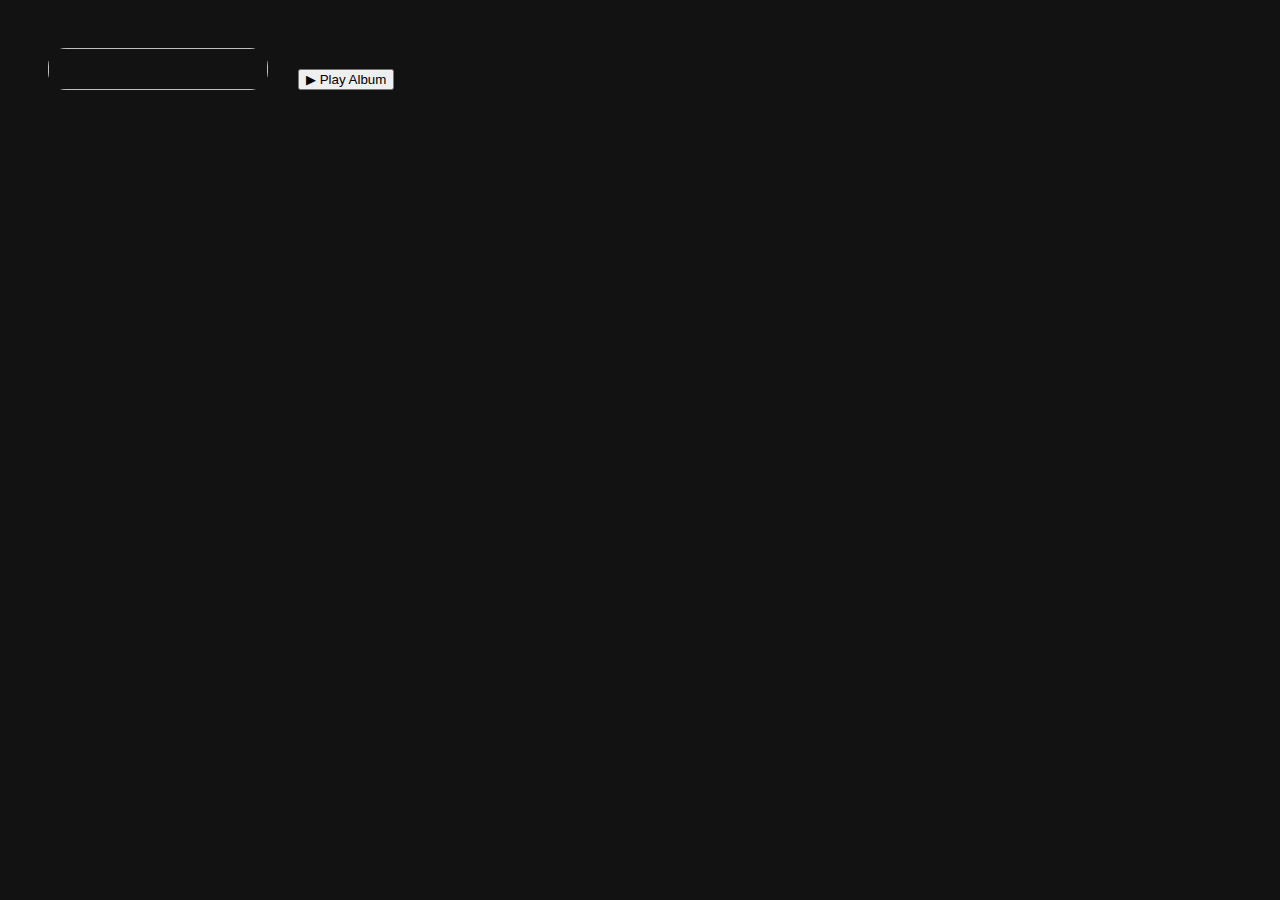
<file: album.html>
<!DOCTYPE html>
<html lang="en">
<head>
  <meta charset="UTF-8">
  <title>  Waveon |Album</title>
  <link rel="stylesheet" href="album.css">
  <link rel="stylesheet" href="search.html">
</head>
<body>

<div class="album-header">
  <img id="albumCover">
  <div>
    <h1 id="albumName"></h1>
    <p id="albumArtist"></p>
    <button id="playAlbum">▶ Play Album</button>
  </div>
</div>

<div id="albumSongs"></div>

<script src="album.js"></script>
</body>
</html>
</file>
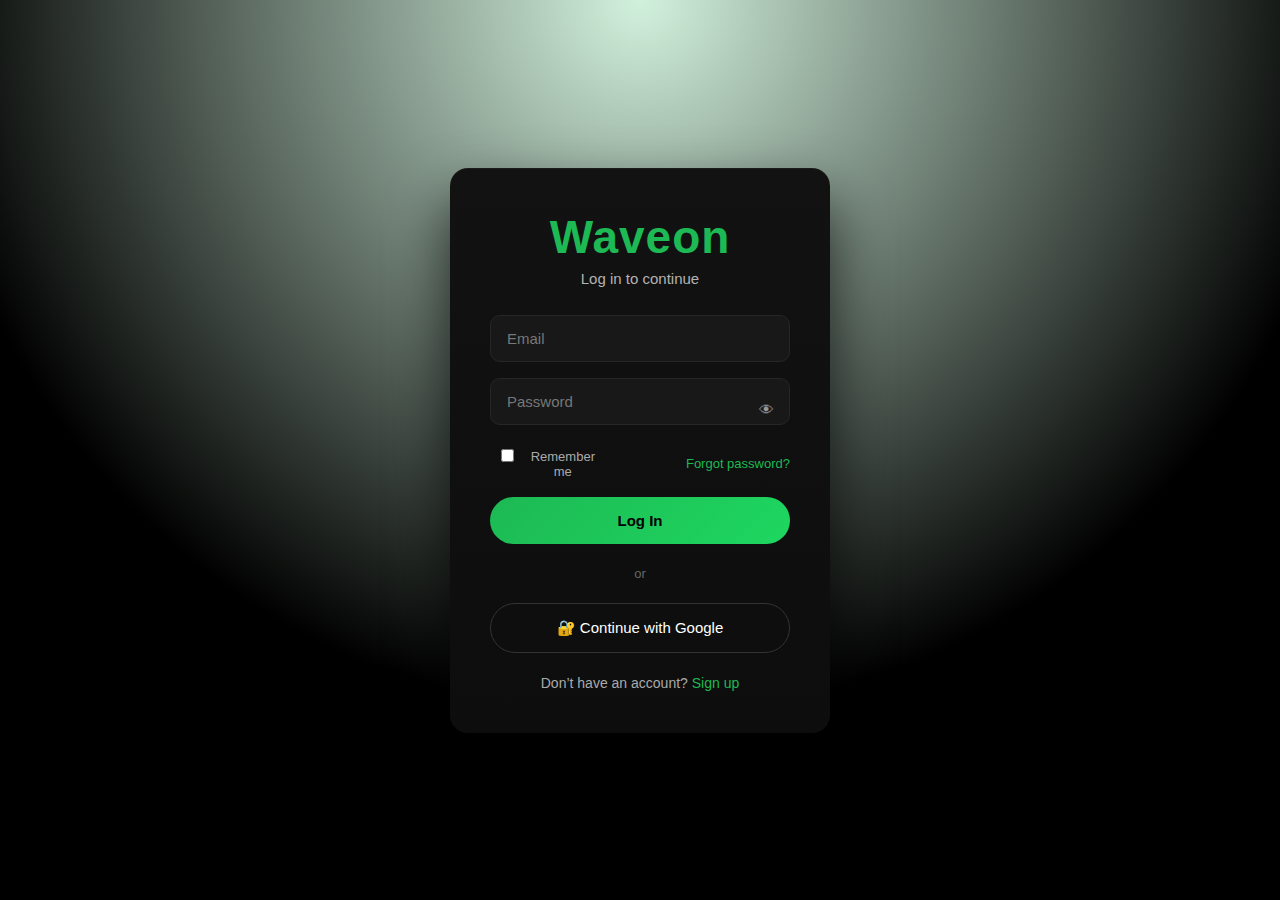
<file: library.html>
<!DOCTYPE html>
<html lang="en">
<head>
  <meta charset="UTF-8" />
  <title>Waveon |Your Library</title>
  <meta name="viewport" content="width=device-width, initial-scale=1.0" />
  <link rel="stylesheet" href="style.css" />
</head>
<body>


  <!-- Back Button -->
<button id="backBtn" class="back-btn">
  <img src="images.png" alt="Back" />
</button>


<!-- ================= SIDEBAR ================= -->
<aside class="sidebar">
  <h1 class="logo">Waveon</h1>
  <nav>
    <a href="index.html">🏠 Home</a>
    <a href="search.html">🔍 Search</a>
    <a href="library.html" class="active">📚 Your Library</a>
    <a href="playlist.html">🎵 Playlists</a>
    <a href="profile.html">👤 Profile</a>
    <a href="settings.html">⚙️ Settings</a>
  </nav>
</aside>

<!-- ================= MAIN ================= -->
<main class="main">

  <!-- TOP BAR -->
  <div class="top-bar">
    <input
      type="search"
      id="librarySearch"
      class="library-search"
      placeholder="Search your library"
      autocomplete="off"
      aria-label="Search Library"
    />

    <div class="top-right">
      <span id="welcomeUser" class="welcome-user"></span>
      <button id="logoutBtn" class="logout-btn">⏻ Logout</button>
    </div>
  </div>

  <section class="section">
  <h2>❤️ Liked Songs</h2>
  <div class="cards" id="likedSongs"></div>
</section>


  <!-- PLAYLISTS -->
  <section class="section">
    <h2>Your Playlists</h2>
    <div class="cards" id="libraryPlaylists"></div>
  </section>

  <!-- RECENTLY PLAYED -->
  <section class="section">
    <h2>Recently Played</h2>
    <div class="cards" id="libraryRecent"></div>
  </section>

  <!-- ================= LIBRARY PLAYER CONTROLS ================= -->
<div class="library-controls">
  <button id="libPrev">⏮</button>
  <button id="libPlay">▶</button>
  <button id="libNext">⏭</button>
</div>

<!-- ================= LIBRARY VOLUME ================= -->
<div class="library-volume">
  <span>🔊</span>
  <input type="range" id="libraryVolume" min="0" max="100">
</div>

</main>


<script src="library.js"></script>
</body>
</html>
</file>
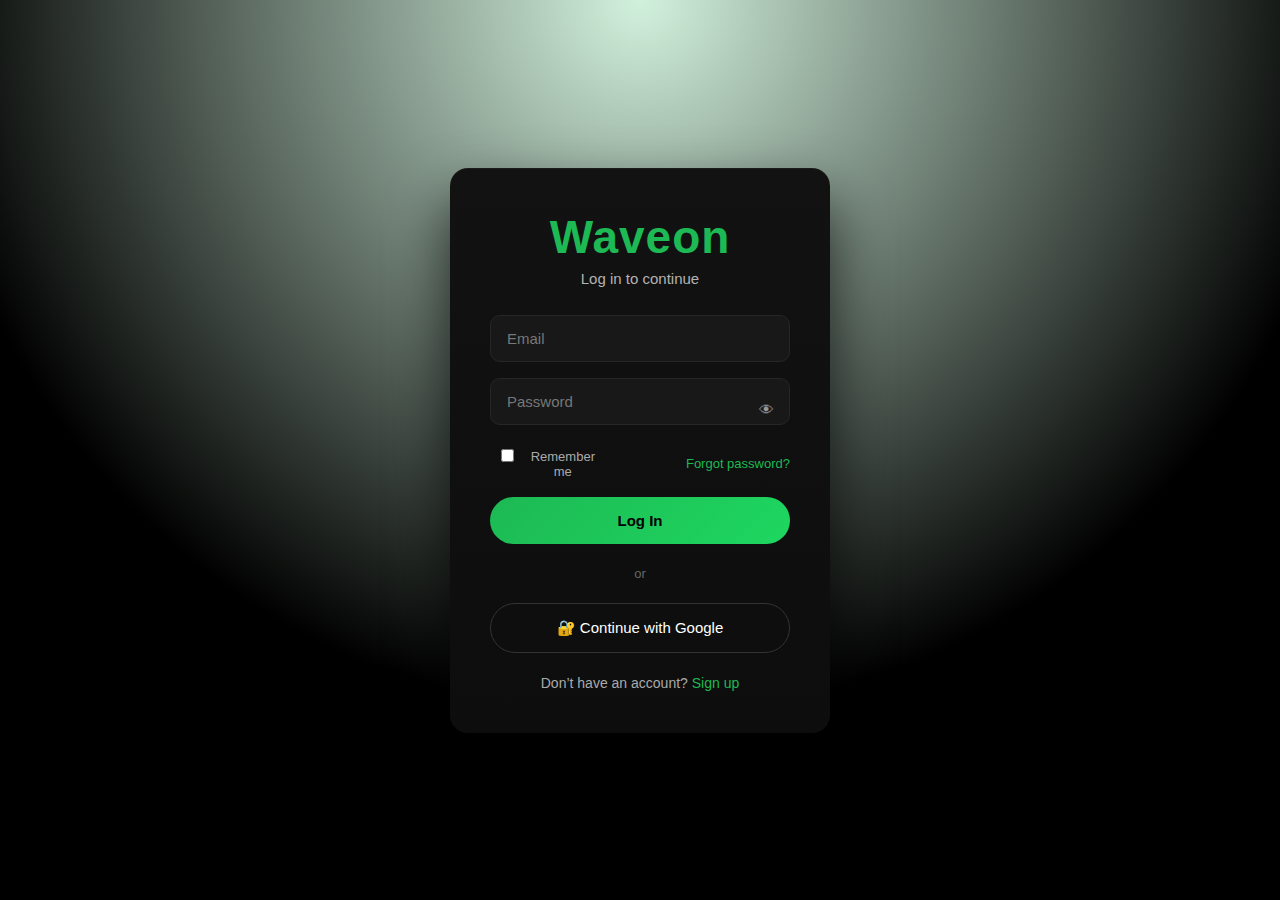
<file: login.html>
<!DOCTYPE html>
<html lang="en">
<head>
  <meta charset="UTF-8">
  <title>Waveon | Login </title>
  <meta name="viewport" content="width=device-width, initial-scale=1.0">
  <link rel="stylesheet" href="login.css">
</head>
<body>

<div class="login-container">
  <div class="login-card">

    <!-- LOGO -->
    <h1 class="logo">Waveon</h1>
    <p class="subtitle">Log in to continue</p>

    <!-- LOGIN FORM -->
    <form id="loginForm" autocomplete="off">

      <!-- EMAIL -->
      <input
        type="email"
        id="loginEmail"
        placeholder="Email"
        required
      />

      <!-- PASSWORD -->
      <div class="password-box">
        <input
          type="password"
          id="loginPassword"
          placeholder="Password"
          required
        />
        <!-- 🔥 IMPORTANT: data-target used by auth.js -->
        <span
          class="togglePwd"
          data-target="loginPassword"
          title="Show / Hide Password"
        >👁</span>
      </div>

      <!-- OPTIONS -->
      <div class="login-options">
        <label class="remember">
          <input type="checkbox" id="rememberMe">
          Remember me
        </label>

        <a href="#" id="forgotPwd">Forgot password?</a>
      </div>

      <!-- SUBMIT -->
      <button type="submit">Log In</button>
    </form>

    <div class="divider">or</div>

    <!-- GOOGLE (UI ONLY) -->
    <button class="google-btn">🔐 Continue with Google</button>

    <!-- SIGNUP -->
    <p class="signup-text">
      Don’t have an account?
      <a href="signup.html">Sign up</a>
    </p>

  </div>
</div>

<!-- AUTH SCRIPT (ONLY ONE SOURCE OF TRUTH) -->
<script src="auth.js"></script>

<!-- UI HELPERS ONLY (NO LOGIN LOGIC HERE) -->
<script>
document.addEventListener("DOMContentLoaded", () => {

  /* FORGOT PASSWORD (UI ONLY) */
  const forgot = document.getElementById("forgotPwd");
  if (forgot) {
    forgot.addEventListener("click", (e) => {
      e.preventDefault();
      alert("Password reset feature coming soon 🔐");
    });
  }

  /* REMEMBER ME AUTOFILL */
  const remembered = localStorage.getItem("rememberUser");
  if (remembered) {
    document.getElementById("loginEmail").value = remembered;
    document.getElementById("rememberMe").checked = true;
  }

});
</script>

</body>
</html>
</file>
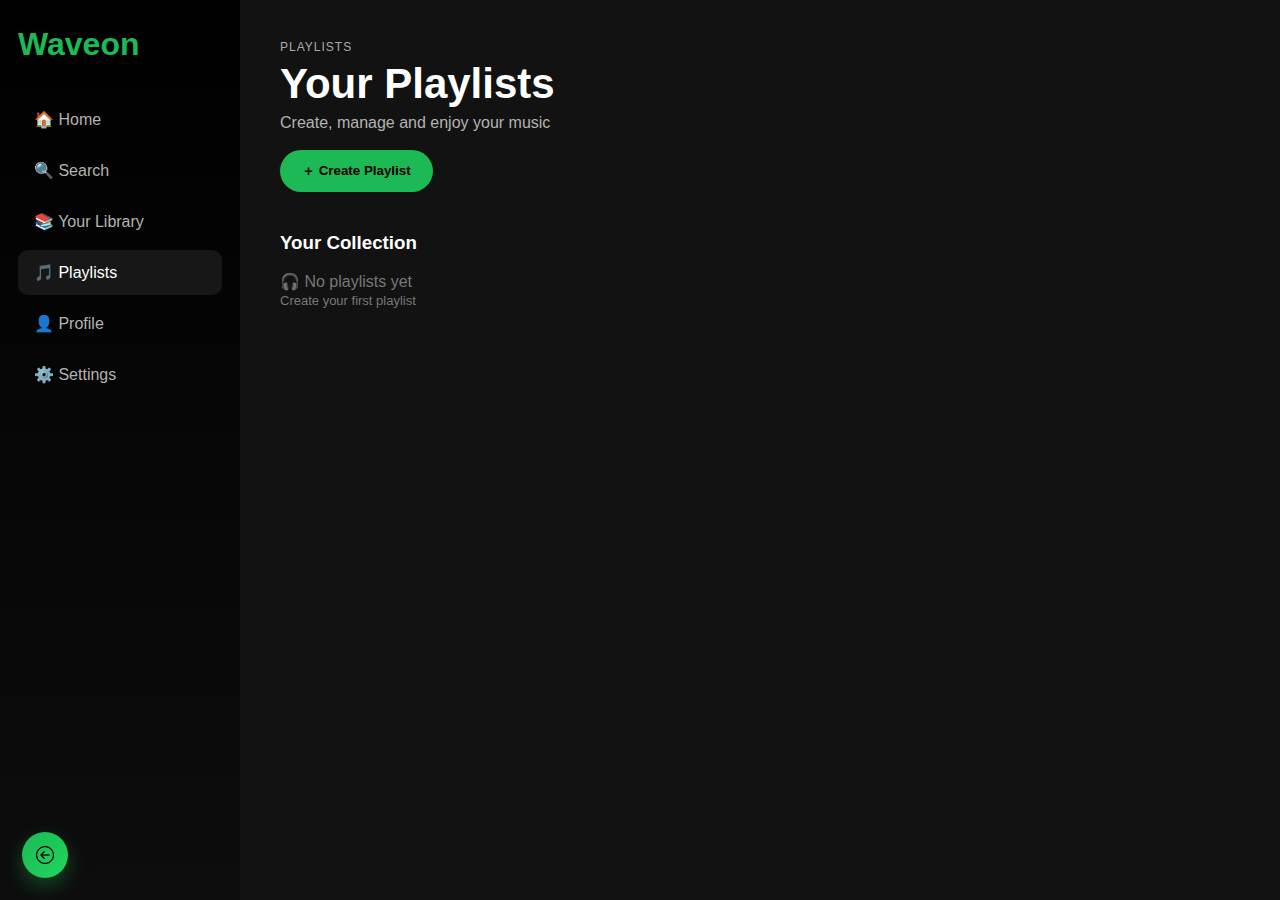
<file: playlist.html>
<!DOCTYPE html>
<html lang="en">
<head>
  <meta charset="UTF-8">
  <title> Waveon |Playlists</title>
  <meta name="viewport" content="width=device-width, initial-scale=1.0">
  <link rel="stylesheet" href="playlist.css">
</head>
<body>

<!-- SIDEBAR -->
<aside class="sidebar">
  <h1 class="logo">Waveon</h1>
  <nav>
    <a href="index.html">🏠 Home</a>
    <a href="search.html">🔍 Search</a>
    <a href="library.html">📚 Your Library</a>
    <a class="active">🎵 Playlists</a>
    <a href="profile.html">👤 Profile</a>
    <a href="settings.html">⚙️ Settings</a>
  </nav>
</aside>
<!-- Back Button -->
<button id="backBtn" class="back-btn">
  <img src="images.png" alt="Back">
</button>


<!-- MAIN -->
<main class="main">

  <!-- HERO HEADER -->
  <section class="playlist-hero">
    <p class="hero-label">PLAYLISTS</p>
    <h1>Your Playlists</h1>
    <p class="hero-sub">Create, manage and enjoy your music</p>

    <button id="openModal" class="create-btn">＋ Create Playlist</button>
  </section>

  <!-- COLLECTION -->
  <section class="collection">
    <h3>Your Collection</h3>

    <div id="emptyState" class="empty-state">
      🎧 No playlists yet<br>
      <span>Create your first playlist</span>
    </div>

    <div id="playlistList" class="playlist-grid"></div>
  </section>

</main>

<!-- CREATE PLAYLIST MODAL -->
<div class="modal" id="playlistModal">
  <div class="modal-box">
    <h3>Create Playlist</h3>
    <input type="text" id="playlistName" placeholder="My Playlist">
    <div class="modal-actions">
      <button id="cancel">Cancel</button>
      <button id="create">Create</button>
    </div>
  </div>
</div>

<!-- PLAYLIST SONG VIEW -->
<section id="playlistView" style="display:none">
  <h2 id="playlistTitle"></h2>
  <div id="playlistSongs" class="card-row"></div>
</section>

<!-- TOAST -->
<div class="toast" id="toast"></div>

<script src="playlist.js"></script>
</body>
</html>
</file>
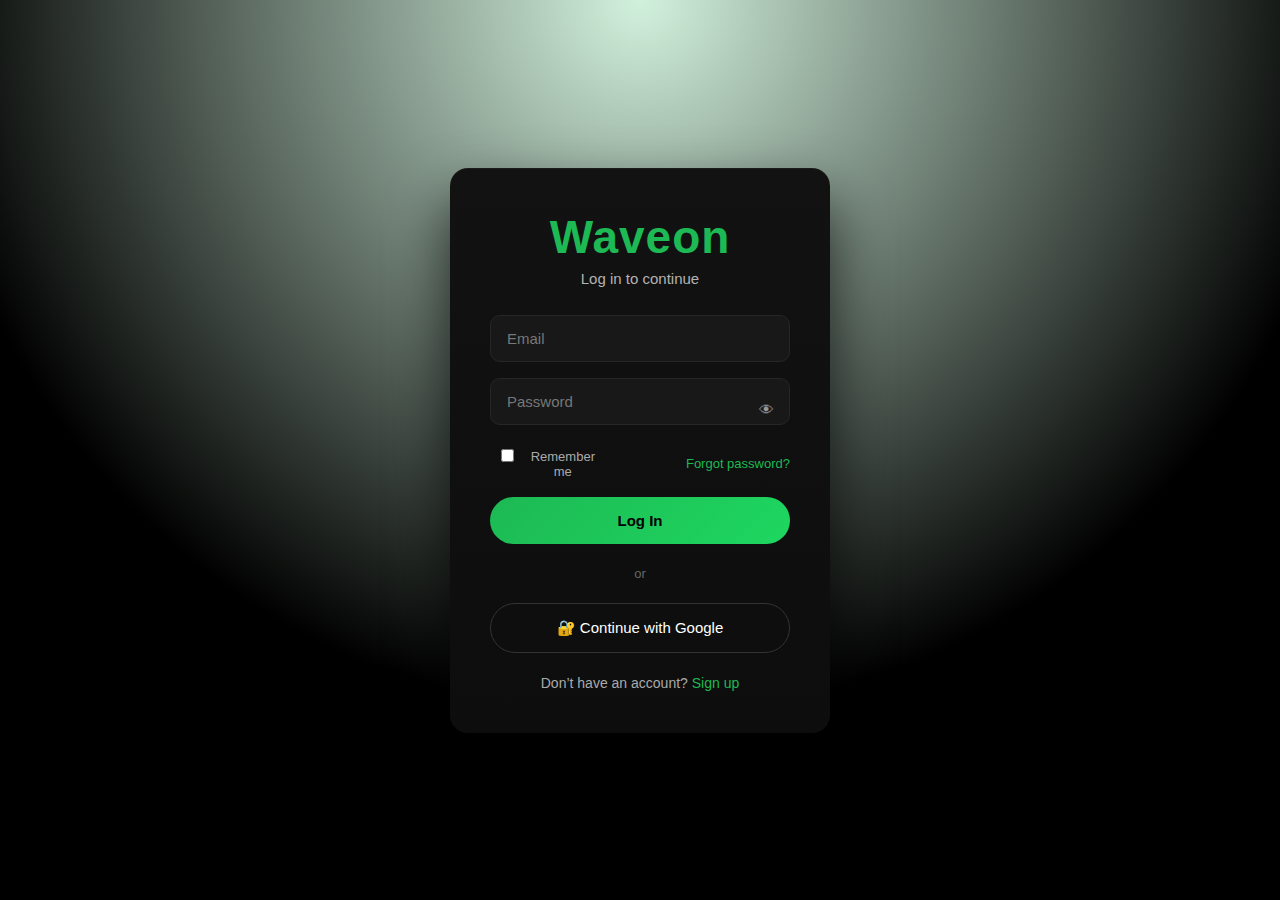
<file: settings.html>
<!DOCTYPE html>
<html lang="en">
<head>
  <meta charset="UTF-8" />
  <title>Waveon | Settings</title>
  <meta name="viewport" content="width=device-width, initial-scale=1.0" />
  <link rel="stylesheet" href="settings.css" />
</head>
<body>

<!-- Back Button -->
<button id="backBtn" class="back-btn">
  <img src="images.png" alt="Back">
</button>

<div class="settings-wrapper">
    
  <!-- SIDEBAR -->
  <aside class="settings-sidebar">
    <h1 class="logo">Waveon</h1>
    <button class="tab active" data-tab="account">Account</button>
    <button class="tab" data-tab="privacy">Privacy</button>
    <button class="tab" data-tab="theme">Theme</button>
  </aside>

  <!-- CONTENT -->
  <main class="settings-content">

    <!-- ACCOUNT -->
    <section class="panel active" id="account">
      <h2>Account</h2>
      <p class="desc">Manage your account information</p>

      <div class="setting-item">
        <span>Email</span>
        <small id="accountEmail"></small>
      </div>

      <div class="setting-item">
        <span>Username</span>
        <small id="accountName"></small>
      </div>
        
    </section>

    <!-- PRIVACY -->
    <section class="panel" id="privacy">
      <h2>Privacy</h2>
      <p class="desc">Control your privacy preferences</p>

      <label class="switch">
        <input type="checkbox">
        <span class="slider"></span>
        <p>Make profile private</p>
      </label>

      <label class="switch">
        <input type="checkbox" checked>
        <span class="slider"></span>
        <p>Show listening activity</p>
      </label>
    </section>

    <!-- THEME -->
    <section class="panel" id="theme">
      <h2>Theme</h2>
      <p class="desc">Choose your appearance</p>

      <div class="theme-toggle">
        <span>🌙 Dark Mode</span>
        <label class="switch">
          <input type="checkbox" id="themeToggle">
          <span class="slider"></span>
        </label>
      </div>
    </section>

  </main>

</div>


<script src="settings.js"></script>
</body>
</html>
</file>
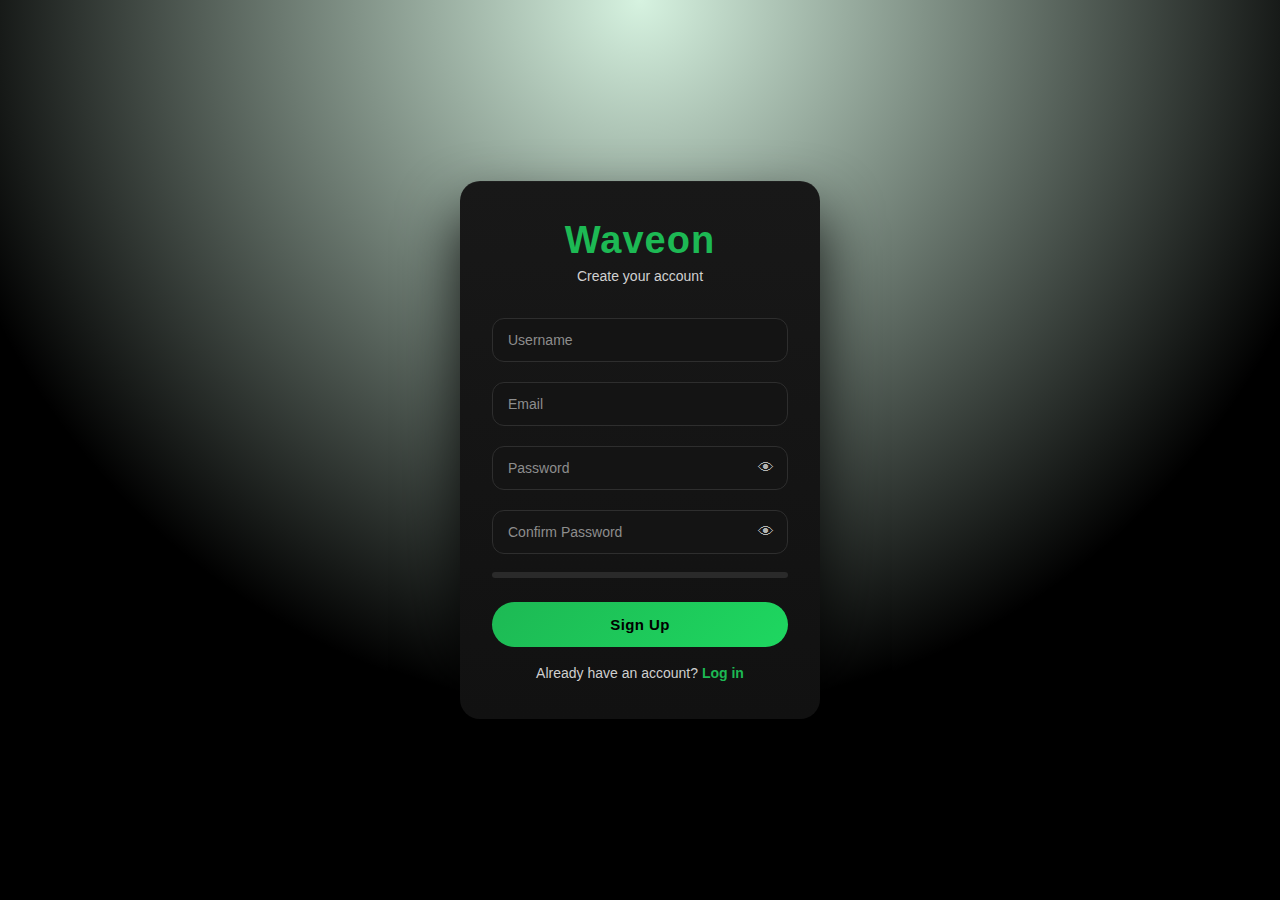
<file: signup.html>
<!DOCTYPE html>
<html lang="en">
<head>
  <meta charset="UTF-8" />
  <title> Waveon |Sign Up</title>
  <meta name="viewport" content="width=device-width, initial-scale=1.0">
  <link rel="stylesheet" href="signup.css" />
</head>
<body>



<div class="signup-container">
  <h1 class="logo">Waveon</h1>
  <p class="subtitle">Create your account</p>

  <form id="signupForm">

    <input
      type="text"
      id="signupName"
      placeholder="Username"
      required
    />

    <input
      type="email"
      id="signupEmail"
      placeholder="Email"
      required
    />

    <!-- PASSWORD -->
    <div class="password-box">
      <input
        type="password"
        id="signupPassword"
        placeholder="Password"
        required
      />
      <span class="togglePwd" data-target="signupPassword">👁</span>
    </div>

    <!-- CONFIRM PASSWORD -->
    <div class="password-box">
      <input
        type="password"
        id="signupConfirmPassword"
        placeholder="Confirm Password"
        required
      />
      <span class="togglePwd" data-target="signupConfirmPassword">👁</span>
    </div>

    <!-- PASSWORD STRENGTH -->
    <div class="strength">
      <div id="strengthBar"></div>
    </div>
    <p id="strengthText"></p>

    <button type="submit">Sign Up</button>
  </form>

  <p class="signup-text">
    Already have an account?
    <a href="login.html">Log in</a>
  </p>
</div>




<script src="auth.js"></script>
</body>
</html>
</file>
<file: album.css>
body {
  background:#121212;
  color:white;
  font-family:Inter;
  padding:40px;
}

.album-header {
  display:flex;
  gap:30px;
  margin-bottom:40px;
}

.album-header img {
  width:220px;
  border-radius:18px;
}

.song {
  background:#181818;
  padding:14px;
  margin-bottom:10px;
  border-radius:10px;
  cursor:pointer;
}
</file>
<file: style.css>
/* ================= RESET ================= */
* {
  margin: 0;
  padding: 0;
  box-sizing: border-box;
  font-family: "Inter", sans-serif;
}

/* ================= BASE ================= */
body {
  display: flex;
  background: linear-gradient(180deg, #1a1a1a 0%, #121212 45%);
  color: white;
  height: 100vh;
  overflow: hidden;
}

/* ================= SIDEBAR ================= */
.sidebar {
  width: 240px;
  background: linear-gradient(180deg, #000, #0d0d0d);
  padding: 26px 18px;
}

.logo {
  color: #1DB954;
  font-size: 32px;
  font-weight: 700;
  margin-bottom: 34px;
}

nav a {
  display: flex;
  align-items: center;
  gap: 12px;
  padding: 13px 16px;
  color: #b3b3b3;
  text-decoration: none;
  border-radius: 10px;
  margin-bottom: 6px;
  transition: 0.25s;
}

nav a:hover,
nav a.active {
  background: rgba(255,255,255,0.08);
  color: white;
}

/* ================= MAIN ================= */
.main {
  flex: 1;
  padding: 30px 42px 130px;
  overflow-y: auto;
}

/* ================= TOP BAR ================= */
.top-bar {
  display: flex;
  justify-content: space-between;
  align-items: center;
  margin-bottom: 40px;
}

.top-bar input {
  width: 460px;
  max-width: 100%;
  padding: 14px 22px;
  border-radius: 999px;
  border: 1px solid rgba(29,185,84,0.35);
  background: rgba(0,0,0,0.45);
  color: white;
}

.top-bar input::placeholder {
  color: #888;
}

.user-actions,
.top-right {
  display: flex;
  align-items: center;
  gap: 16px;
}

.logout-btn {
  border: 1px solid #333;
  background: transparent;
  color: white;
  padding: 10px 22px;
  border-radius: 999px;
  cursor: pointer;
  transition: 0.25s;
}

.logout-btn:hover {
  background: #1DB954;
  color: black;
}

/* ================= HERO (HOME ONLY) ================= */
.hero {
  display: flex;
  align-items: center;
  justify-content: space-between;
  background: linear-gradient(135deg, #4b3cff, #000);
  border-radius: 26px;
  padding: 42px;
  margin-bottom: 46px;
}

.hero-text h1 {
  font-size: 48px;
  margin: 12px 0;
}

.hero-text .tag {
  color: #d1d1d1;
  font-size: 14px;
}

.play-hero {
  margin-top: 18px;
  padding: 14px 28px;
  border-radius: 999px;
  border: none;
  background: #1DB954;
  font-weight: 700;
  cursor: pointer;
}

/* ================= SECTIONS ================= */
.section {
  margin-bottom: 44px;
}

.section h2 {
  font-size: 26px;
  margin-bottom: 22px;
}

/* ================= CARDS ================= */
.cards {
  display: grid;
  grid-template-columns: repeat(auto-fill, minmax(190px, 1fr));
  gap: 30px;
}

.card {
  background: linear-gradient(180deg, #1b1b1b, #151515);
  padding: 18px;
  border-radius: 18px;
  cursor: pointer;
  transition: 0.3s;
  position: relative;
}

.card:hover {
  background: #242424;
  transform: translateY(-8px);
}

.card img {
  width: 100%;
  border-radius: 14px;
  margin-bottom: 14px;
}

.card h4 {
  font-size: 15px;
}

.card small {
  font-size: 13px;
  color: #aaa;
}

/* ================= PLAY BUTTON ================= */
.play-btn {
  position: absolute;
  bottom: 80px;
  right: 18px;
  background: #1DB954;
  border: none;
  border-radius: 50%;
  padding: 14px;
  opacity: 0;
  transform: scale(0.85);
  transition: 0.25s;
}

.card:hover .play-btn {
  opacity: 1;
  transform: scale(1);
}

/* ================= PLAYER ================= */
.player {
  position: fixed;
  bottom: 0;
  left: 240px;
  right: 0;
  height: 90px;
  background: linear-gradient(180deg, #181818, #000);
  border-top: 1px solid rgba(255,255,255,0.08);
  display: flex;
  align-items: center;
  justify-content: space-between;
  padding: 0 30px;
}

.player-left {
  display: flex;
  align-items: center;
  gap: 12px;
}

.player-left img {
  width: 55px;
  border-radius: 8px;
}

.player-center button {
  background: none;
  border: none;
  color: white;
  font-size: 20px;
  margin: 0 10px;
  cursor: pointer;
}
/* ================= BACK BUTTON ================= */
.back-btn {
  position: fixed;
  bottom: 22px;
  left: 22px;
  width: 46px;
  height: 46px;
  border-radius: 50%;
  border: none;
  background: linear-gradient(135deg, #1DB954, #1ed760);
  color: #000;
  font-size: 20px;
  font-weight: bold;
  cursor: pointer;
  z-index: 999;
  display: flex;
  align-items: center;
  justify-content: center;

  box-shadow: 0 8px 20px rgba(29,185,84,0.35);
  transition:
    transform 0.25s ease,
    box-shadow 0.25s ease,
    background 0.25s ease;
}

/* Hover animation */
.back-btn:hover {
  transform: scale(1.12);
  box-shadow: 0 12px 28px rgba(29,185,84,0.55);
  background: linear-gradient(135deg, #1ed760, #1DB954);
}

/* Click animation */
.back-btn:active {
  transform: scale(0.95);
  box-shadow: 0 6px 14px rgba(29,185,84,0.4);
}

/* Optional arrow icon image support */
.back-btn img {
  width: 18px;
  height: 18px;
}

.modal {
  position: fixed;
  inset: 0;
  background: rgba(0,0,0,.6);
  display: none;
  justify-content: center;
  align-items: center;
  z-index: 999;
}

.modal.show {
  display: flex;
}

.modal-content {
  background: #181818;
  padding: 25px;
  border-radius: 14px;
  width: 320px;
}

.playlist-option {
  padding: 12px;
  margin-top: 8px;
  background: #222;
  border-radius: 8px;
  cursor: pointer;
}

.playlist-option:hover {
  background: #1DB954;
  color: black;
}
/* ================= SONG BOX STYLE ================= */
.card-row {
  display: grid;
  grid-template-columns: repeat(auto-fill, minmax(180px, 1fr));
  gap: 24px;
  padding-top: 10px;
}

.card {
  background: linear-gradient(180deg, #181818, #141414);
  border-radius: 16px;
  padding: 16px;
  cursor: pointer;
  transition: transform 0.3s ease, box-shadow 0.3s ease, background 0.3s ease;
  position: relative;
  overflow: hidden;
}

.card:hover {
  background: #242424;
  transform: translateY(-6px);
  box-shadow: 0 16px 40px rgba(0,0,0,0.6);
}

/* COVER IMAGE */
.card img {
  width: 100%;
  aspect-ratio: 1 / 1;
  object-fit: cover;
  border-radius: 12px;
  margin-bottom: 12px;
}

/* SONG TITLE */
.card h4 {
  font-size: 15px;
  font-weight: 600;
  margin-bottom: 4px;
  color: #fff;
}

/* ARTIST */
.card small {
  font-size: 13px;
  color: #b3b3b3;
}

/* OPTIONAL: PLAY ICON ON HOVER */
.card::after {
  content: "▶";
  position: absolute;
  bottom: 70px;
  right: 18px;
  width: 44px;
  height: 44px;
  background: #1DB954;
  color: #000;
  border-radius: 50%;
  display: flex;
  align-items: center;
  justify-content: center;
  font-size: 16px;
  opacity: 0;
  transform: scale(0.85);
  transition: 0.3s ease;
}

.card:hover::after {
  opacity: 1;
  transform: scale(1);
}

/* =====================================================
   FINAL VISUAL REFINEMENTS (APPEND ONLY)
   DOES NOT CHANGE EXISTING CODE
===================================================== */

/* Improve overall depth like screenshot */
body::before {
  content: "";
  position: fixed;
  inset: 0;
  background: radial-gradient(
    circle at top,
    rgba(255,255,255,0.06),
    transparent 55%
  );
  pointer-events: none;
}

/* Sidebar logo spacing polish */
.logo {
  letter-spacing: 0.5px;
}

/* Search bar glow */
.top-bar input:focus {
  outline: none;
  box-shadow: 0 0 0 2px rgba(29,185,84,0.25);
}

/* Hero depth enhancement */
.hero {
  box-shadow: 0 30px 80px rgba(0,0,0,0.6);
}

/* Hero text spacing */
.hero-text h1,
.hero-text h2 {
  line-height: 1.1;
}

/* Play button hover polish */
.play-hero:hover {
  transform: scale(1.05);
  box-shadow: 0 12px 30px rgba(29,185,84,0.45);
}

/* Section titles like screenshot */
.section h2,
.section h3 {
  letter-spacing: 0.4px;
}

/* Fix broken image icon look */
.card img {
  background: linear-gradient(135deg, #1e1e1e, #2a2a2a);
}

/* Card text clarity */
.card h4 {
  white-space: nowrap;
  overflow: hidden;
  text-overflow: ellipsis;
}

/* Card hover glow */
.card:hover {
  box-shadow: 0 18px 45px rgba(0,0,0,0.55);
}

/* Play icon glow */
.card:hover::after {
  box-shadow: 0 10px 24px rgba(29,185,84,0.45);
}

/* Player bar separation */
.player {
  box-shadow: 0 -10px 30px rgba(0,0,0,0.7);
}

/* Player buttons polish */
.player-center button:hover {
  color: #1DB954;
}

/* Smooth scrollbar */
.main::-webkit-scrollbar {
  width: 8px;
}

.main::-webkit-scrollbar-thumb {
  background: rgba(255,255,255,0.2);
  border-radius: 10px;
}

/* Mobile safety without layout change */
@media (max-width: 768px) {
  body {
    overflow-y: auto;
  }

  .player {
    left: 0;
  }
}
/* =====================================================
   🎬 SECTION & CARD ANIMATIONS (APPEND ONLY)
===================================================== */

/* Section title animation */
.section h2,
.section h3 {
  animation: fadeSlideIn 0.6s ease forwards;
}

/* Cards container stagger effect */
.cards .card,
.card-row .card {
  opacity: 0;
  transform: translateY(20px) scale(0.96);
  animation: cardFadeUp 0.6s ease forwards;
}

/* Stagger delay for each card */
.cards .card:nth-child(1),
.card-row .card:nth-child(1) { animation-delay: 0.05s; }
.cards .card:nth-child(2),
.card-row .card:nth-child(2) { animation-delay: 0.1s; }
.cards .card:nth-child(3),
.card-row .card:nth-child(3) { animation-delay: 0.15s; }
.cards .card:nth-child(4),
.card-row .card:nth-child(4) { animation-delay: 0.2s; }
.cards .card:nth-child(5),
.card-row .card:nth-child(5) { animation-delay: 0.25s; }
.cards .card:nth-child(6),
.card-row .card:nth-child(6) { animation-delay: 0.3s; }

/* Hover micro-interaction (smooth) */
.card {
  transition:
    transform 0.3s ease,
    box-shadow 0.3s ease,
    background 0.3s ease;
}

/* Text fade for song title & artist */
.card h4,
.card small {
  animation: textFade 0.8s ease forwards;
}

/* ================= KEYFRAMES ================= */

@keyframes fadeSlideIn {
  from {
    opacity: 0;
    transform: translateY(14px);
  }
  to {
    opacity: 1;
    transform: translateY(0);
  }
}

@keyframes cardFadeUp {
  from {
    opacity: 0;
    transform: translateY(20px) scale(0.96);
  }
  to {
    opacity: 1;
    transform: translateY(0) scale(1);
  }
}

@keyframes textFade {
  from {
    opacity: 0;
  }
  to {
    opacity: 1;
  }
}

/* Optional: subtle floating feel on hover */
.card:hover {
  transform: translateY(-8px) scale(1.02);
}
/* =====================================================
   ❤️ LIKE / 💾 SAVE BUTTONS (APPEND ONLY)
===================================================== */

.card-actions {
  position: absolute;
  top: 12px;
  right: 12px;
  display: flex;
  gap: 8px;
  opacity: 0;
  transition: opacity 0.25s ease;
}

.card:hover .card-actions {
  opacity: 1;
}

.like-btn,
.save-btn {
  width: 32px;
  height: 32px;
  border-radius: 50%;
  border: none;
  background: rgba(0,0,0,0.7);
  color: white;
  font-size: 16px;
  cursor: pointer;
  display: flex;
  align-items: center;
  justify-content: center;
  transition: 0.25s;
}

.like-btn:hover,
.save-btn:hover {
  background: #1DB954;
  color: black;
}

/* Liked state */
.like-btn.liked {
  background: #1DB954;
  color: black;
}

/* Saved state */
.save-btn.saved {
  background: #1DB954;
  color: black;
}
/* ================= HEART PULSE ================= */
.like-btn.liked {
  animation: heartPulse 0.35s ease;
}

@keyframes heartPulse {
  0% { transform: scale(1); }
  50% { transform: scale(1.4); }
  100% { transform: scale(1); }
}

/* ================= LIBRARY CARD ACTIONS ================= */

.card-actions {
  position: absolute;
  top: 12px;
  right: 12px;
  display: flex;
  gap: 8px;
  opacity: 0;
  transition: 0.25s ease;
}

.card:hover .card-actions {
  opacity: 1;
}

.card-actions button {
  width: 32px;
  height: 32px;
  border-radius: 50%;
  border: none;
  background: rgba(0,0,0,0.75);
  color: white;
  cursor: pointer;
  transition: 0.25s;
}

.card-actions button:hover {
  background: #1DB954;
  color: black;
}

.queue-btn {
  font-size: 14px;
}
/* =====================================================
   🎬 FOR YOU SECTION ANIMATION (APPEND ONLY)
===================================================== */

/* Initial state for animation */
#forYou .card {
  opacity: 0;
  transform: translateY(25px) scale(0.96);
  animation: forYouFadeUp 0.6s ease forwards;
}

/* Stagger effect */
#forYou .card:nth-child(1) { animation-delay: 0.05s; }
#forYou .card:nth-child(2) { animation-delay: 0.1s; }
#forYou .card:nth-child(3) { animation-delay: 0.15s; }
#forYou .card:nth-child(4) { animation-delay: 0.2s; }
#forYou .card:nth-child(5) { animation-delay: 0.25s; }
#forYou .card:nth-child(6) { animation-delay: 0.3s; }

/* Hover micro-interaction enhancement */
#forYou .card:hover {
  transform: translateY(-8px) scale(1.03);
  transition: transform 0.3s ease, box-shadow 0.3s ease;
}

/* Animation keyframes */
@keyframes forYouFadeUp {
  from {
    opacity: 0;
    transform: translateY(25px) scale(0.96);
  }
  to {
    opacity: 1;
    transform: translateY(0) scale(1);
  }
}

/* ================= LIBRARY PLAYER CONTROLS ================= */

.library-controls {
  display: flex;
  justify-content: center;
  gap: 28px;
  margin: 20px 0 40px;
}

.library-controls button {
  width: 48px;
  height: 48px;
  border-radius: 50%;
  border: none;
  
  background: #1DB954;
  color: #000;
  font-size: 20px;
  cursor: pointer;
  transition: transform 0.2s ease, box-shadow 0.2s ease;
}

.library-controls button:hover {
  transform: scale(1.12);
  box-shadow: 0 8px 22px rgba(29,185,84,0.5);
}

/* ================= NOW PLAYING HIGHLIGHT ================= */

.card.now-playing {
  outline: 2px solid #1DB954;
  box-shadow: 0 0 0 3px rgba(29,185,84,0.25);
}

.card.now-playing::before {
  content: "🎧 Now Playing";
  position: absolute;
  top: 10px;
  left: 10px;
  background: #1DB954;
  color: #000;
  font-size: 11px;
  font-weight: 600;
  padding: 4px 8px;
  border-radius: 999px;
}

/* ================= LIBRARY VOLUME ================= */

.library-volume {
  display: flex;
  align-items: center;
  gap: 10px;
  justify-content: center;
  margin-bottom: 30px;
}

.library-volume input {
  width: 160px;
  accent-color: #1DB954;
}

/* =====================================================
   🎧 PLAYER CONTROL POSITION FIX (LIBRARY / HOME)
===================================================== */

/* Main player container */
.player {
  position: fixed;
  bottom: 0;
  left: 240px; /* width of sidebar */
  right: 0;
  height: 90px;
  background: linear-gradient(180deg, #181818, #000);
  display: flex;
  align-items: center;
  justify-content: center;
  z-index: 1000;
}

/* CENTER CONTROLS (PREV / PLAY / NEXT) */
.controls {
  display: flex;
  align-items: center;
  gap: 18px;
}

/* Control buttons */
.controls button {
  width: 44px;
  height: 44px;
  border-radius: 50%;
  background: #1DB954;
  border: none;
  color: #000;
  font-size: 18px;
  cursor: pointer;
  transition: transform 0.2s ease, box-shadow 0.2s ease;
}

.controls button:hover {
  transform: scale(1.12);
  box-shadow: 0 6px 18px rgba(29,185,84,0.5);
}

/* LEFT SONG INFO */
.player-left {
  position: absolute;
  left: 30px;
  display: flex;
  align-items: center;
  gap: 12px;
}

/* RIGHT VOLUME CONTROL */
.player-right {
  position: absolute;
  right: 30px;
  display: flex;
  align-items: center;
}

.player-right input[type="range"] {
  width: 120px;
  accent-color: #1DB954;
}
#playlistView {
  display: none;
  margin-top: 30px;
}

#playlistView.active {
  display: block;
}

#playlistSongs {
  display: grid;
  grid-template-columns: repeat(auto-fill, minmax(180px, 1fr));
  gap: 24px;
  margin-top: 20px;
}

/* ================= CREATIVE IMAGE UPGRADE ================= */

/* SONG CARD IMAGE */
.card img {
  width: 100%;
  aspect-ratio: 1 / 1;
  object-fit: cover;
  border-radius: 14px;
  margin-bottom: 12px;

  /* Premium look */
  box-shadow:
    0 12px 30px rgba(0,0,0,0.6),
    inset 0 0 0 1px rgba(255,255,255,0.05);

  transition:
    transform 0.45s cubic-bezier(.2,.8,.2,1),
    box-shadow 0.45s ease,
    filter 0.45s ease;
}

/* IMAGE HOVER EFFECT */
.card:hover img {
  transform: scale(1.08) rotate(-0.6deg);
  box-shadow:
    0 22px 50px rgba(0,0,0,0.8),
    0 0 0 1px rgba(29,185,84,0.4);
  filter: brightness(1.08) contrast(1.05);
}

/* GLOW BORDER EFFECT */
.card::before {
  content: "";
  position: absolute;
  inset: 0;
  border-radius: 16px;
  background: linear-gradient(
    135deg,
    rgba(29,185,84,0.25),
    rgba(75,60,255,0.15),
    transparent 60%
  );
  opacity: 0;
  transition: opacity 0.35s ease;
  pointer-events: none;
}

.card:hover::before {
  opacity: 1;
}

/* ================= HERO IMAGE ENHANCEMENT ================= */

.hero img {
  width: 260px;
  border-radius: 22px;

  box-shadow:
    0 30px 80px rgba(0,0,0,0.85),
    0 0 0 1px rgba(255,255,255,0.08);

  transition:
    transform 0.5s ease,
    box-shadow 0.5s ease,
    filter 0.5s ease;
}

/* HERO IMAGE HOVER */
.hero:hover img {
  transform: scale(1.06) rotate(1deg);
  box-shadow:
    0 40px 100px rgba(0,0,0,0.9),
    0 0 30px rgba(29,185,84,0.35);
  filter: brightness(1.05) contrast(1.1);
}

/* ================= SOFT REFLECTION EFFECT ================= */
.card img::after {
  content: "";
  position: absolute;
  inset: 0;
  background: linear-gradient(
    to bottom,
    rgba(255,255,255,0.18),
    transparent 45%
  );
  opacity: 0.3;
}
</file>
<file: login.css>
/* ================= RESET ================= */
* {
  margin: 0;
  padding: 0;
  box-sizing: border-box;
  font-family: "Poppins", sans-serif;
}

/* ================= BODY ================= */
body {
  background: radial-gradient(circle at top, #1db95433, #000 65%);
  height: 100vh;
  display: flex;
  align-items: center;
  justify-content: center;
}

/* ================= LOGIN CONTAINER ================= */
.login-container {
  width: 100%;
  max-width: 420px;
  padding: 20px;
}

/* ================= CARD ================= */
.login-card {
  background: linear-gradient(180deg, #121212, #0d0d0d);
  padding: 42px 40px;
  border-radius: 18px;
  box-shadow:
    0 30px 60px rgba(0, 0, 0, 0.75),
    inset 0 1px 0 rgba(255, 255, 255, 0.04);
  text-align: center;
  animation: fadeIn 0.6s ease;
}

/* ================= LOGO ================= */
.logo {
  color: #1DB954;
  font-size: 46px;
  font-weight: 700;
  letter-spacing: 1px;
  margin-bottom: 6px;
}

/* ================= TEXT ================= */
.subtitle {
  color: #b3b3b3;
  font-size: 15px;
  margin-bottom: 28px;
}

/* ================= INPUTS ================= */
input {
  width: 100%;
  padding: 14px 16px;
  margin-bottom: 16px;
  background: #181818;
  border: 1px solid #262626;
  border-radius: 10px;
  color: white;
  font-size: 15px;
  transition: all 0.25s ease;
}

input::placeholder {
  color: #777;
}

input:focus {
  outline: none;
  border-color: #1DB954;
  box-shadow: 0 0 0 2px rgba(29, 185, 84, 0.35);
  background: #1b1b1b;
}

/* ================= PASSWORD BOX ================= */
.password-box {
  position: relative;
}

.togglePwd {
  position: absolute;
  right: 16px;
  top: 50%;
  transform: translateY(-50%);
  cursor: pointer;
  font-size: 15px;
  color: #9a9a9a;
  user-select: none;
  transition: color 0.2s ease, transform 0.2s ease;
}

.togglePwd:hover {
  color: #1DB954;
  transform: translateY(-50%) scale(1.1);
}

/* ================= LOGIN OPTIONS ================= */
.login-options {
  display: flex;
  justify-content: space-between;
  align-items: center;
  font-size: 13px;
  margin: 8px 0 18px;
  color: #aaa;
}

.login-options a {
  color: #1DB954;
  text-decoration: none;
}

.login-options a:hover {
  text-decoration: underline;
}

.remember {
  display: flex;
  align-items: center;
  gap: 6px;
}

/* ================= BUTTON ================= */
button {
  width: 100%;
  padding: 15px;
  background: linear-gradient(135deg, #1DB954, #1ed760);
  border: none;
  border-radius: 999px;
  color: #000;
  font-weight: 700;
  font-size: 15px;
  cursor: pointer;
  transition: transform 0.25s ease, box-shadow 0.25s ease;
}

button:hover {
  transform: translateY(-1px) scale(1.02);
  box-shadow: 0 10px 30px rgba(29, 185, 84, 0.45);
}

/* ================= DIVIDER ================= */
.divider {
  margin: 22px 0;
  font-size: 13px;
  color: #666;
}

/* ================= GOOGLE BUTTON ================= */
.google-btn {
  background: transparent;
  color: white;
  border: 1px solid #333;
  font-weight: 500;
}

.google-btn:hover {
  background: #1a1a1a;
}

/* ================= SIGNUP TEXT ================= */
.signup-text {
  margin-top: 22px;
  font-size: 14px;
  color: #aaa;
}

.signup-text a {
  color: #1DB954;
  font-weight: 500;
  text-decoration: none;
}

.signup-text a:hover {
  text-decoration: underline;
}

/* ================= PASSWORD STRENGTH ================= */
.strength {
  height: 6px;
  background: #2a2a2a;
  border-radius: 6px;
  margin-top: 6px;
  overflow: hidden;
}

#strengthBar {
  height: 100%;
  width: 0%;
  background: red;
  border-radius: 6px;
  transition: width 0.3s ease, background 0.3s ease;
}

#strengthText {
  font-size: 12px;
  margin-top: 6px;
  color: #b3b3b3;
}

/* ================= ANIMATION ================= */
@keyframes fadeIn {
  from {
    opacity: 0;
    transform: translateY(25px);
  }
  to {
    opacity: 1;
    transform: translateY(0);
  }
}
</file>
<file: playlist.css>
/* RESET */
* {
  margin: 0;
  padding: 0;
  box-sizing: border-box;
  font-family: "Poppins", sans-serif;
}

/* BASE */
body {
  display: flex;
  background: #121212;
  color: white;
  height: 100vh;
}

/* ================= SIDEBAR ================= */
.sidebar {
  width: 240px;
  background: linear-gradient(180deg, #000, #0d0d0d);
  padding: 26px 18px;
}

.logo {
  color: #1DB954;
  font-size: 32px;
  font-weight: 700;
  margin-bottom: 34px;
}

nav a {
  display: flex;
  align-items: center;
  gap: 12px;
  padding: 13px 16px;
  color: #b3b3b3;
  text-decoration: none;
  border-radius: 10px;
  margin-bottom: 6px;
  transition: 0.25s;
}

nav a:hover,
nav a.active {
  background: rgba(255,255,255,0.08);
  color: white;
}

/* MAIN */
.main {
  flex: 1;
  padding: 40px;
  overflow-y: auto;
}

/* HERO */
.playlist-hero {
  margin-bottom: 40px;
}

.hero-label {
  font-size: 12px;
  color: #aaa;
  letter-spacing: 1px;
}

.playlist-hero h1 {
  font-size: 42px;
  margin: 6px 0;
}

.hero-sub {
  color: #b3b3b3;
  margin-bottom: 18px;
}

.create-btn {
  background: #1DB954;
  border: none;
  padding: 12px 22px;
  border-radius: 999px;
  font-weight: 700;
  cursor: pointer;
}

.create-btn:hover {
  background: #1ed760;
}

/* COLLECTION */
.collection h3 {
  margin-bottom: 18px;
}

/* EMPTY STATE */
.empty-state {
  color: #777;
  margin-bottom: 30px;
}

.empty-state span {
  font-size: 13px;
}

/* GRID */
.playlist-grid {
  display: grid;
  grid-template-columns: repeat(auto-fill, minmax(220px, 1fr));
  gap: 24px;
}

/* CARD */
.playlist-card {
  background: #181818;
  padding: 20px;
  border-radius: 16px;
  position: relative;
  cursor: pointer;
  transition: 0.3s;
}

.playlist-card:hover {
  background: #242424;
  transform: translateY(-6px);
}

/* TEXT */
.playlist-card h4 {
  margin-bottom: 6px;
}

.playlist-card small {
  color: #aaa;
}

/* DELETE */
.delete-btn {
  position: absolute;
  top: 12px;
  right: 12px;
  width: 32px;
  height: 32px;
  border-radius: 50%;
  border: none;
  background: rgba(0,0,0,0.6);
  color: white;
  cursor: pointer;
  opacity: 0;
  transition: 0.2s;
}

.playlist-card:hover .delete-btn {
  opacity: 1;
}

.delete-btn:hover {
  background: #e02424;
}

/* MODAL */
.modal {
  position: fixed;
  inset: 0;
  background: rgba(0,0,0,0.6);
  display: none;
  justify-content: center;
  align-items: center;
}

.modal-box {
  background: #181818;
  padding: 30px;
  border-radius: 14px;
  width: 320px;
}

.modal-box input {
  width: 100%;
  padding: 12px;
  margin: 14px 0;
  background: #121212;
  border: 1px solid #333;
  color: white;
  border-radius: 8px;
}

.modal-actions {
  display: flex;
  gap: 10px;
  justify-content: flex-end;
}

.modal-actions button {
  padding: 8px 14px;
  border-radius: 20px;
  border: none;
  cursor: pointer;
}

.modal-actions button:last-child {
  background: #1DB954;
  font-weight: 600;
}

/* ================= BACK BUTTON ================= */
.back-btn {
  position: fixed;
  bottom: 22px;
  left: 22px;
  width: 46px;
  height: 46px;
  border-radius: 50%;
  border: none;
  background: linear-gradient(135deg, #1DB954, #1ed760);
  color: #000;
  font-size: 20px;
  font-weight: bold;
  cursor: pointer;
  z-index: 999;
  display: flex;
  align-items: center;
  justify-content: center;

  box-shadow: 0 8px 20px rgba(29,185,84,0.35);
  transition:
    transform 0.25s ease,
    box-shadow 0.25s ease,
    background 0.25s ease;
}

/* Hover animation */
.back-btn:hover {
  transform: scale(1.12);
  box-shadow: 0 12px 28px rgba(29,185,84,0.55);
  background: linear-gradient(135deg, #1ed760, #1DB954);
}

/* Click animation */
.back-btn:active {
  transform: scale(0.95);
  box-shadow: 0 6px 14px rgba(29,185,84,0.4);
}

/* Optional arrow icon image support */
.back-btn img {
  width: 18px;
  height: 18px;
}
</file>
<file: settings.css>
/* RESET */
* {
  margin: 0;
  padding: 0;
  box-sizing: border-box;
  font-family: "Poppins", sans-serif;
}

/* THEME VARIABLES */
:root {
  --bg: #121212;
  --card: #181818;
  --text: #ffffff;
  --muted: #b3b3b3;
}

body.light {
  --bg: #f5f5f5;
  --card: #ffffff;
  --text: #000000;
  --muted: #555;
}

body {
  background: var(--bg);
  color: var(--text);
  height: 100vh;
}

/* LAYOUT */
.settings-wrapper {
  display: flex;
  height: 100vh;
}

/* SIDEBAR */
.settings-sidebar {
  width: 240px;
  background: #000;
  padding: 30px 20px;
}

.logo {
  color: #1DB954;
  font-size: 28px;
  margin-bottom: 30px;
}

.tab {
  width: 100%;
  background: none;
  border: none;
  color: var(--muted);
  padding: 12px;
  text-align: left;
  border-radius: 8px;
  cursor: pointer;
  margin-bottom: 8px;
}

.tab.active,
.tab:hover {
  background: #1a1a1a;
  color: var(--text);
}

/* CONTENT */
.settings-content {
  flex: 1;
  padding: 40px;
}


/* PANELS */
.panel {
  display: none;
  background: var(--card);
  padding: 30px;
  border-radius: 18px;
  max-width: 520px;
}

.panel.active {
  display: block;
}

.panel h2 {
  margin-bottom: 6px;
}

.desc {
  color: var(--muted);
  margin-bottom: 20px;
}

/* ITEMS */
.setting-item {
  display: flex;
  justify-content: space-between;
  padding: 14px 0;
  border-bottom: 1px solid #2a2a2a;
}

/* SWITCH */
.switch {
  display: flex;
  align-items: center;
  gap: 12px;
  margin-bottom: 16px;
}

.switch input {
  display: none;
}

.slider {
  width: 44px;
  height: 24px;
  background: #333;
  border-radius: 20px;
  position: relative;
  cursor: pointer;
}

.slider::before {
  content: "";
  width: 18px;
  height: 18px;
  background: white;
  border-radius: 50%;
  position: absolute;
  top: 3px;
  left: 3px;
  transition: 0.3s;
}

.switch input:checked + .slider {
  background: #1DB954;
}

.switch input:checked + .slider::before {
  transform: translateX(20px);
}

/* THEME */
.theme-toggle {
  display: flex;
  justify-content: space-between;
  align-items: center;
}

/* ================= BACK BUTTON ================= */
.back-btn {
  position: fixed;
  bottom: 22px;
  left: 22px;
  width: 46px;
  height: 46px;
  border-radius: 50%;
  border: none;
  background: linear-gradient(135deg, #1DB954, #1ed760);
  color: #000;
  font-size: 20px;
  font-weight: bold;
  cursor: pointer;
  z-index: 999;
  display: flex;
  align-items: center;
  justify-content: center;

  box-shadow: 0 8px 20px rgba(29,185,84,0.35);
  transition:
    transform 0.25s ease,
    box-shadow 0.25s ease,
    background 0.25s ease;
}

/* Hover animation */
.back-btn:hover {
  transform: scale(1.12);
  box-shadow: 0 12px 28px rgba(29,185,84,0.55);
  background: linear-gradient(135deg, #1ed760, #1DB954);
}

/* Click animation */
.back-btn:active {
  transform: scale(0.95);
  box-shadow: 0 6px 14px rgba(29,185,84,0.4);
}

/* Optional arrow icon image support */
.back-btn img {
  width: 18px;
  height: 18px;
}
</file>
<file: signup.css>
/* ================= RESET ================= */
* {
  margin: 0;
  padding: 0;
  box-sizing: border-box;
  font-family: "Poppins", sans-serif;
}

/* ================= BODY ================= */
body {
  background: radial-gradient(circle at top, rgba(29, 185, 84, 0.18), #000 65%);
  height: 100vh;
  display: flex;
  align-items: center;
  justify-content: center;
}

/* ================= SIGNUP CONTAINER ================= */
.signup-container {
  width: 100%;
  max-width: 360px;
  padding: 38px 32px;
  background: linear-gradient(180deg, #181818, #111);
  border-radius: 20px;
  text-align: center;
  box-shadow: 0 30px 60px rgba(0, 0, 0, 0.85), inset 0 1px 0 rgba(255, 255, 255, 0.03);
  animation: fadeIn 0.6s ease;
}

/* ================= LOGO ================= */
.logo {
  color: #1db954;
  font-size: 38px;
  font-weight: 700;
  letter-spacing: 1px;
  margin-bottom: 6px;
}

/* ================= SUBTITLE ================= */
.subtitle {
  color: #d1d1d1;
  font-size: 14px;
  font-weight: 500;
  margin-bottom: 24px;
}

/* ================= INPUTS ================= */
input {
  width: 100%;
  padding: 13px 15px;
  margin: 10px 0;
  border-radius: 12px;
  border: 1px solid #2e2e2e;
  background-color: #141414;
  color: #ffffff;
  font-size: 14px;
  font-weight: 500;
  transition: all 0.25s ease;
}

input::placeholder {
  color: #8d8d8d;
  font-weight: 400;
}

input:focus {
  outline: none;
  border-color: #1db954;
  background: #181818;
  box-shadow: 0 0 0 2px rgba(29, 185, 84, 0.35);
}

/* ================= PASSWORD BOX ================= */
.password-box {
  position: relative;
}

.togglePwd {
  position: absolute;
  right: 14px;
  top: 50%;
  transform: translateY(-50%);
  cursor: pointer;
  font-size: 16px;
  color: #b3b3b3;
  transition: color 0.2s ease, transform 0.2s ease;
}

.togglePwd:hover {
  color: #1db954;
  transform: translateY(-50%) scale(1.15);
}

/* ================= BUTTON ================= */
button {
  width: 100%;
  padding: 14px;
  margin-top: 18px;
  background: linear-gradient(135deg, #1db954, #1ed760);
  color: #000;
  border: none;
  border-radius: 999px;
  font-size: 15px;
  font-weight: 700;
  letter-spacing: 0.4px;
  cursor: pointer;
  transition: transform 0.25s ease, box-shadow 0.25s ease;
}

button:hover {
  transform: translateY(-2px) scale(1.03);
  box-shadow: 0 14px 35px rgba(29, 185, 84, 0.45);
}

/* ================= EXTRA OPTIONS ================= */
.extra-options,
.signup-text {
  color: #cfcfcf;
  font-size: 14px;
  margin-top: 18px;
}

.signup-text a {
  color: #1db954;
  font-weight: 600;
  text-decoration: none;
}

.signup-text a:hover {
  text-decoration: underline;
}

/* ================= GOOGLE BUTTON ================= */
#google-btn {
  background: transparent;
  border: 1px solid #333;
  color: #fff;
  margin-top: 12px;
}

#google-btn:hover {
  background: #1a1a1a;
}

/* ================= PASSWORD STRENGTH ================= */
.strength {
  height: 6px;
  background: #2a2a2a;
  border-radius: 6px;
  margin-top: 8px;
  overflow: hidden;
}

#strengthBar {
  height: 100%;
  width: 0%;
  background: red;
  border-radius: 6px;
  transition: width 0.3s ease, background 0.3s ease;
}

#strengthText {
  font-size: 12px;
  margin-top: 6px;
  color: #b3b3b3;
}

/* ================= ANIMATION ================= */
@keyframes fadeIn {
  from {
    opacity: 0;
    transform: translateY(24px);
  }
  to {
    opacity: 1;
    transform: translateY(0);
  }
}
</file>
